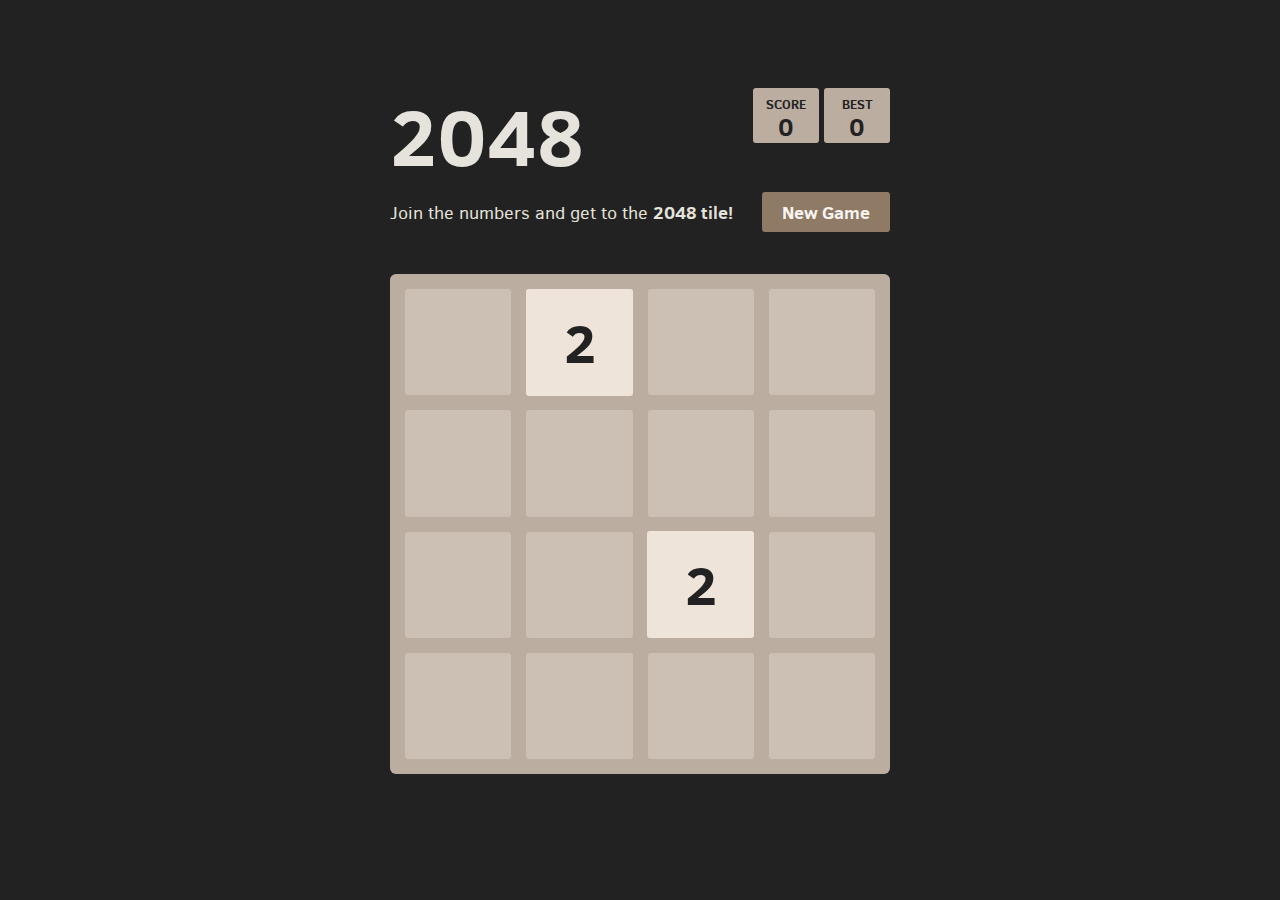
<file: 2048/index.html>
<!DOCTYPE html>
<html>
<head>
  <meta charset="utf-8">
  <title>2048</title>

  <link href="style/main.css" rel="stylesheet" type="text/css">

  <meta name="HandheldFriendly" content="True">
  <meta name="MobileOptimized" content="320">
  <meta name="viewport" content="width=device-width, target-densitydpi=160dpi, initial-scale=0.5, maximum-scale=0.5, user-scalable=no, minimal-ui">
</head>
<body>
  <div class="container">
    <div class="heading">
      <h1 class="title">2048</h1>
      <div class="scores-container">
        <div class="score-container">0</div>
        <div class="best-container">0</div>
      </div>
    </div>

    <div class="above-game">
      <p class="game-intro">Join the numbers and get to the <strong>2048 tile!</strong></p>
      <a class="restart-button">New Game</a>
    </div>

    <div class="game-container">
      <div class="game-message">
        <p></p>
        <div class="lower">
	        <a class="keep-playing-button">Keep going</a>
          <a class="retry-button">Try again</a>
        </div>
      </div>

      <div class="grid-container">
        <div class="grid-row">
          <div class="grid-cell"></div>
          <div class="grid-cell"></div>
          <div class="grid-cell"></div>
          <div class="grid-cell"></div>
        </div>
        <div class="grid-row">
          <div class="grid-cell"></div>
          <div class="grid-cell"></div>
          <div class="grid-cell"></div>
          <div class="grid-cell"></div>
        </div>
        <div class="grid-row">
          <div class="grid-cell"></div>
          <div class="grid-cell"></div>
          <div class="grid-cell"></div>
          <div class="grid-cell"></div>
        </div>
        <div class="grid-row">
          <div class="grid-cell"></div>
          <div class="grid-cell"></div>
          <div class="grid-cell"></div>
          <div class="grid-cell"></div>
        </div>
      </div>

      <div class="tile-container"></div>
    </div>
  </div>

  <script src="js/bind_polyfill.js"></script>
  <script src="js/classlist_polyfill.js"></script>
  <script src="js/animframe_polyfill.js"></script>
  <script src="js/keyboard_input_manager.js"></script>
  <script src="js/html_actuator.js"></script>
  <script src="js/grid.js"></script>
  <script src="js/tile.js"></script>
  <script src="js/local_storage_manager.js"></script>
  <script src="js/game_manager.js"></script>
  <script src="js/application.js"></script>
</body>
</html>
</file>
<file: 2048/style/main.css>
@import "fonts/clear-sans.css";
html, body {
  margin: 0;
  padding: 0;
  background: #222;
  color: #e5e3dc;
  font-family: "Clear Sans", "Helvetica Neue", Arial, sans-serif;
  font-size: 18px;
}

body {
  margin: 80px 0;
}

.heading:after {
  content: "";
  display: block;
  clear: both;
}

h1.title {
  font-size: 80px;
  font-weight: bold;
  margin: 0;
  display: block;
  float: left;
}

@-webkit-keyframes move-up {
  0% {
    top: 25px;
    opacity: 1;
  }
  100% {
    top: -50px;
    opacity: 0;
  }
}
@-moz-keyframes move-up {
  0% {
    top: 25px;
    opacity: 1;
  }
  100% {
    top: -50px;
    opacity: 0;
  }
}
@keyframes move-up {
  0% {
    top: 25px;
    opacity: 1;
  }
  100% {
    top: -50px;
    opacity: 0;
  }
}
.scores-container {
  float: right;
  text-align: right;
}

.score-container, .best-container {
  position: relative;
  display: inline-block;
  background: #bbada0;
  padding: 15px 25px;
  font-size: 25px;
  height: 25px;
  line-height: 47px;
  font-weight: bold;
  border-radius: 3px;
  color: white;
  margin-top: 8px;
  text-align: center;
}
.score-container:after, .best-container:after {
  position: absolute;
  width: 100%;
  top: 10px;
  left: 0;
  text-transform: uppercase;
  font-size: 13px;
  line-height: 13px;
  text-align: center;
  color: #eee4da;
}
.score-container .score-addition, .best-container .score-addition {
  position: absolute;
  right: 30px;
  color: red;
  font-size: 25px;
  line-height: 25px;
  font-weight: bold;
  color: rgba(119, 110, 101, 0.9);
  z-index: 100;
  -webkit-animation: move-up 600ms ease-in;
  -moz-animation: move-up 600ms ease-in;
  animation: move-up 600ms ease-in;
  -webkit-animation-fill-mode: both;
  -moz-animation-fill-mode: both;
  animation-fill-mode: both;
}

.score-container:after {
  content: "Score";
}

.best-container:after {
  content: "Best";
}

p {
  margin-top: 0;
  margin-bottom: 10px;
  line-height: 1.65;
}

a {
  color: #776E65;
  font-weight: bold;
  text-decoration: underline;
  cursor: pointer;
}

strong.important {
  text-transform: uppercase;
}

hr {
  border: none;
  border-bottom: 1px solid #d8d4d0;
  margin-top: 20px;
  margin-bottom: 30px;
}

.container {
  width: 500px;
  margin: 0 auto;
}

@-webkit-keyframes fade-in {
  0% {
    opacity: 0;
  }
  100% {
    opacity: 1;
  }
}
@-moz-keyframes fade-in {
  0% {
    opacity: 0;
  }
  100% {
    opacity: 1;
  }
}
@keyframes fade-in {
  0% {
    opacity: 0;
  }
  100% {
    opacity: 1;
  }
}
.game-container {
  margin-top: 40px;
  position: relative;
  padding: 15px;
  cursor: default;
  -webkit-touch-callout: none;
  -ms-touch-callout: none;
  -webkit-user-select: none;
  -moz-user-select: none;
  -ms-user-select: none;
  user-select: none;
  -ms-touch-action: none;
  touch-action: none;
  background: #bbada0;
  border-radius: 6px;
  width: 500px;
  height: 500px;
  -webkit-box-sizing: border-box;
  -moz-box-sizing: border-box;
  box-sizing: border-box;
}
.game-container .game-message {
  display: none;
  position: absolute;
  top: 0;
  right: 0;
  bottom: 0;
  left: 0;
  background: rgba(238, 228, 218, 0.5);
  z-index: 100;
  text-align: center;
  -webkit-animation: fade-in 800ms ease 1200ms;
  -moz-animation: fade-in 800ms ease 1200ms;
  animation: fade-in 800ms ease 1200ms;
  -webkit-animation-fill-mode: both;
  -moz-animation-fill-mode: both;
  animation-fill-mode: both;
}
.game-container .game-message p {
  font-size: 60px;
  font-weight: bold;
  height: 60px;
  line-height: 60px;
  margin-top: 222px;
}
.game-container .game-message .lower {
  display: block;
  margin-top: 59px;
}
.game-container .game-message a {
  display: inline-block;
  background: #8f7a66;
  border-radius: 3px;
  padding: 0 20px;
  text-decoration: none;
  color: #f9f6f2;
  height: 40px;
  line-height: 42px;
  margin-left: 9px;
}
.game-container .game-message a.keep-playing-button {
  display: none;
}
.game-container .game-message.game-won {
  background: rgba(237, 194, 46, 0.5);
  color: #f9f6f2;
}
.game-container .game-message.game-won a.keep-playing-button {
  display: inline-block;
}
.game-container .game-message.game-won, .game-container .game-message.game-over {
  display: block;
}

.grid-container {
  position: absolute;
  z-index: 1;
}

.grid-row {
  margin-bottom: 15px;
}
.grid-row:last-child {
  margin-bottom: 0;
}
.grid-row:after {
  content: "";
  display: block;
  clear: both;
}

.grid-cell {
  width: 106.25px;
  height: 106.25px;
  margin-right: 15px;
  float: left;
  border-radius: 3px;
  background: rgba(238, 228, 218, 0.35);
}
.grid-cell:last-child {
  margin-right: 0;
}

.tile-container {
  position: absolute;
  z-index: 2;
}

.tile, .tile .tile-inner {
  width: 107px;
  height: 107px;
  line-height: 107px;
}
.tile.tile-position-1-1 {
  -webkit-transform: translate(0px, 0px);
  -moz-transform: translate(0px, 0px);
  -ms-transform: translate(0px, 0px);
  transform: translate(0px, 0px);
}
.tile.tile-position-1-2 {
  -webkit-transform: translate(0px, 121px);
  -moz-transform: translate(0px, 121px);
  -ms-transform: translate(0px, 121px);
  transform: translate(0px, 121px);
}
.tile.tile-position-1-3 {
  -webkit-transform: translate(0px, 242px);
  -moz-transform: translate(0px, 242px);
  -ms-transform: translate(0px, 242px);
  transform: translate(0px, 242px);
}
.tile.tile-position-1-4 {
  -webkit-transform: translate(0px, 363px);
  -moz-transform: translate(0px, 363px);
  -ms-transform: translate(0px, 363px);
  transform: translate(0px, 363px);
}
.tile.tile-position-2-1 {
  -webkit-transform: translate(121px, 0px);
  -moz-transform: translate(121px, 0px);
  -ms-transform: translate(121px, 0px);
  transform: translate(121px, 0px);
}
.tile.tile-position-2-2 {
  -webkit-transform: translate(121px, 121px);
  -moz-transform: translate(121px, 121px);
  -ms-transform: translate(121px, 121px);
  transform: translate(121px, 121px);
}
.tile.tile-position-2-3 {
  -webkit-transform: translate(121px, 242px);
  -moz-transform: translate(121px, 242px);
  -ms-transform: translate(121px, 242px);
  transform: translate(121px, 242px);
}
.tile.tile-position-2-4 {
  -webkit-transform: translate(121px, 363px);
  -moz-transform: translate(121px, 363px);
  -ms-transform: translate(121px, 363px);
  transform: translate(121px, 363px);
}
.tile.tile-position-3-1 {
  -webkit-transform: translate(242px, 0px);
  -moz-transform: translate(242px, 0px);
  -ms-transform: translate(242px, 0px);
  transform: translate(242px, 0px);
}
.tile.tile-position-3-2 {
  -webkit-transform: translate(242px, 121px);
  -moz-transform: translate(242px, 121px);
  -ms-transform: translate(242px, 121px);
  transform: translate(242px, 121px);
}
.tile.tile-position-3-3 {
  -webkit-transform: translate(242px, 242px);
  -moz-transform: translate(242px, 242px);
  -ms-transform: translate(242px, 242px);
  transform: translate(242px, 242px);
}
.tile.tile-position-3-4 {
  -webkit-transform: translate(242px, 363px);
  -moz-transform: translate(242px, 363px);
  -ms-transform: translate(242px, 363px);
  transform: translate(242px, 363px);
}
.tile.tile-position-4-1 {
  -webkit-transform: translate(363px, 0px);
  -moz-transform: translate(363px, 0px);
  -ms-transform: translate(363px, 0px);
  transform: translate(363px, 0px);
}
.tile.tile-position-4-2 {
  -webkit-transform: translate(363px, 121px);
  -moz-transform: translate(363px, 121px);
  -ms-transform: translate(363px, 121px);
  transform: translate(363px, 121px);
}
.tile.tile-position-4-3 {
  -webkit-transform: translate(363px, 242px);
  -moz-transform: translate(363px, 242px);
  -ms-transform: translate(363px, 242px);
  transform: translate(363px, 242px);
}
.tile.tile-position-4-4 {
  -webkit-transform: translate(363px, 363px);
  -moz-transform: translate(363px, 363px);
  -ms-transform: translate(363px, 363px);
  transform: translate(363px, 363px);
}

.tile {
  position: absolute;
  -webkit-transition: 100ms ease-in-out;
  -moz-transition: 100ms ease-in-out;
  transition: 100ms ease-in-out;
  -webkit-transition-property: -webkit-transform;
  -moz-transition-property: -moz-transform;
  transition-property: transform;
}
.tile .tile-inner {
  border-radius: 3px;
  background: #eee4da;
  text-align: center;
  font-weight: bold;
  z-index: 10;
  font-size: 55px;
}
.tile.tile-2 .tile-inner {
  background: #eee4da;
  box-shadow: 0 0 30px 10px rgba(243, 215, 116, 0), inset 0 0 0 1px rgba(255, 255, 255, 0);
}
.tile.tile-4 .tile-inner {
  background: #eee1c9;
  box-shadow: 0 0 30px 10px rgba(243, 215, 116, 0), inset 0 0 0 1px rgba(255, 255, 255, 0);
}
.tile.tile-8 .tile-inner {
  color: #f9f6f2;
  background: #f3b27a;
}
.tile.tile-16 .tile-inner {
  color: #f9f6f2;
  background: #f69664;
}
.tile.tile-32 .tile-inner {
  color: #f9f6f2;
  background: #f77c5f;
}
.tile.tile-64 .tile-inner {
  color: #f9f6f2;
  background: #f75f3b;
}
.tile.tile-128 .tile-inner {
  color: #f9f6f2;
  background: #edd073;
  box-shadow: 0 0 30px 10px rgba(243, 215, 116, 0.2380952381), inset 0 0 0 1px rgba(255, 255, 255, 0.1428571429);
  font-size: 45px;
}
@media screen and (max-width: 520px) {
  .tile.tile-128 .tile-inner {
    font-size: 25px;
  }
}
.tile.tile-256 .tile-inner {
  color: #f9f6f2;
  background: #edcc62;
  box-shadow: 0 0 30px 10px rgba(243, 215, 116, 0.3174603175), inset 0 0 0 1px rgba(255, 255, 255, 0.1904761905);
  font-size: 45px;
}
@media screen and (max-width: 520px) {
  .tile.tile-256 .tile-inner {
    font-size: 25px;
  }
}
.tile.tile-512 .tile-inner {
  color: #f9f6f2;
  background: #edc950;
  box-shadow: 0 0 30px 10px rgba(243, 215, 116, 0.3968253968), inset 0 0 0 1px rgba(255, 255, 255, 0.2380952381);
  font-size: 45px;
}
@media screen and (max-width: 520px) {
  .tile.tile-512 .tile-inner {
    font-size: 25px;
  }
}
.tile.tile-1024 .tile-inner {
  color: #f9f6f2;
  background: #edc53f;
  box-shadow: 0 0 30px 10px rgba(243, 215, 116, 0.4761904762), inset 0 0 0 1px rgba(255, 255, 255, 0.2857142857);
  font-size: 35px;
}
@media screen and (max-width: 520px) {
  .tile.tile-1024 .tile-inner {
    font-size: 15px;
  }
}
.tile.tile-2048 .tile-inner {
  color: #f9f6f2;
  background: #edc22e;
  box-shadow: 0 0 30px 10px rgba(243, 215, 116, 0.5555555556), inset 0 0 0 1px rgba(255, 255, 255, 0.3333333333);
  font-size: 35px;
}
@media screen and (max-width: 520px) {
  .tile.tile-2048 .tile-inner {
    font-size: 15px;
  }
}
.tile.tile-super .tile-inner {
  color: #f9f6f2;
  background: #3c3a33;
  font-size: 30px;
}
@media screen and (max-width: 520px) {
  .tile.tile-super .tile-inner {
    font-size: 10px;
  }
}

@-webkit-keyframes appear {
  0% {
    opacity: 0;
    -webkit-transform: scale(0);
    -moz-transform: scale(0);
    -ms-transform: scale(0);
    transform: scale(0);
  }
  100% {
    opacity: 1;
    -webkit-transform: scale(1);
    -moz-transform: scale(1);
    -ms-transform: scale(1);
    transform: scale(1);
  }
}
@-moz-keyframes appear {
  0% {
    opacity: 0;
    -webkit-transform: scale(0);
    -moz-transform: scale(0);
    -ms-transform: scale(0);
    transform: scale(0);
  }
  100% {
    opacity: 1;
    -webkit-transform: scale(1);
    -moz-transform: scale(1);
    -ms-transform: scale(1);
    transform: scale(1);
  }
}
@keyframes appear {
  0% {
    opacity: 0;
    -webkit-transform: scale(0);
    -moz-transform: scale(0);
    -ms-transform: scale(0);
    transform: scale(0);
  }
  100% {
    opacity: 1;
    -webkit-transform: scale(1);
    -moz-transform: scale(1);
    -ms-transform: scale(1);
    transform: scale(1);
  }
}
.tile-new .tile-inner {
  -webkit-animation: appear 200ms ease 100ms;
  -moz-animation: appear 200ms ease 100ms;
  animation: appear 200ms ease 100ms;
  -webkit-animation-fill-mode: backwards;
  -moz-animation-fill-mode: backwards;
  animation-fill-mode: backwards;
}

@-webkit-keyframes pop {
  0% {
    -webkit-transform: scale(0);
    -moz-transform: scale(0);
    -ms-transform: scale(0);
    transform: scale(0);
  }
  50% {
    -webkit-transform: scale(1.2);
    -moz-transform: scale(1.2);
    -ms-transform: scale(1.2);
    transform: scale(1.2);
  }
  100% {
    -webkit-transform: scale(1);
    -moz-transform: scale(1);
    -ms-transform: scale(1);
    transform: scale(1);
  }
}
@-moz-keyframes pop {
  0% {
    -webkit-transform: scale(0);
    -moz-transform: scale(0);
    -ms-transform: scale(0);
    transform: scale(0);
  }
  50% {
    -webkit-transform: scale(1.2);
    -moz-transform: scale(1.2);
    -ms-transform: scale(1.2);
    transform: scale(1.2);
  }
  100% {
    -webkit-transform: scale(1);
    -moz-transform: scale(1);
    -ms-transform: scale(1);
    transform: scale(1);
  }
}
@keyframes pop {
  0% {
    -webkit-transform: scale(0);
    -moz-transform: scale(0);
    -ms-transform: scale(0);
    transform: scale(0);
  }
  50% {
    -webkit-transform: scale(1.2);
    -moz-transform: scale(1.2);
    -ms-transform: scale(1.2);
    transform: scale(1.2);
  }
  100% {
    -webkit-transform: scale(1);
    -moz-transform: scale(1);
    -ms-transform: scale(1);
    transform: scale(1);
  }
}
.tile-merged .tile-inner {
  z-index: 20;
  -webkit-animation: pop 200ms ease 100ms;
  -moz-animation: pop 200ms ease 100ms;
  animation: pop 200ms ease 100ms;
  -webkit-animation-fill-mode: backwards;
  -moz-animation-fill-mode: backwards;
  animation-fill-mode: backwards;
}

.above-game:after {
  content: "";
  display: block;
  clear: both;
}

.game-intro {
  float: left;
  line-height: 42px;
  margin-bottom: 0;
}

.restart-button {
  display: inline-block;
  background: #8f7a66;
  border-radius: 3px;
  padding: 0 20px;
  text-decoration: none;
  color: #f9f6f2;
  height: 40px;
  line-height: 42px;
  display: block;
  text-align: center;
  float: right;
}

.game-explanation {
  margin-top: 50px;
}

@media screen and (max-width: 520px) {
  html, body {
    font-size: 15px;
  }
  body {
    margin: 20px 0;
    padding: 0 20px;
  }
  h1.title {
    font-size: 27px;
    margin-top: 15px;
  }
  .container {
    width: 280px;
    margin: 0 auto;
  }
  .score-container, .best-container {
    margin-top: 0;
    padding: 15px 10px;
    min-width: 40px;
  }
  .heading {
    margin-bottom: 10px;
  }
  .game-intro {
    width: 55%;
    display: block;
    box-sizing: border-box;
    line-height: 1.65;
  }
  .restart-button {
    width: 42%;
    padding: 0;
    display: block;
    box-sizing: border-box;
    margin-top: 2px;
  }
  .game-container {
    margin-top: 40px;
    position: relative;
    padding: 15px;
    cursor: default;
    -webkit-touch-callout: none;
    -ms-touch-callout: none;
    -webkit-user-select: none;
    -moz-user-select: none;
    -ms-user-select: none;
    user-select: none;
    -ms-touch-action: none;
    touch-action: none;
    background: #bbada0;
    border-radius: 6px;
    width: 500px;
    height: 500px;
    -webkit-box-sizing: border-box;
    -moz-box-sizing: border-box;
    box-sizing: border-box;
  }
  .game-container .game-message {
    display: none;
    position: absolute;
    top: 0;
    right: 0;
    bottom: 0;
    left: 0;
    background: rgba(238, 228, 218, 0.5);
    z-index: 100;
    text-align: center;
    -webkit-animation: fade-in 800ms ease 1200ms;
    -moz-animation: fade-in 800ms ease 1200ms;
    animation: fade-in 800ms ease 1200ms;
    -webkit-animation-fill-mode: both;
    -moz-animation-fill-mode: both;
    animation-fill-mode: both;
  }
  .game-container .game-message p {
    font-size: 60px;
    font-weight: bold;
    height: 60px;
    line-height: 60px;
    margin-top: 222px;
  }
  .game-container .game-message .lower {
    display: block;
    margin-top: 59px;
  }
  .game-container .game-message a {
    display: inline-block;
    background: #8f7a66;
    border-radius: 3px;
    padding: 0 20px;
    text-decoration: none;
    color: #f9f6f2;
    height: 40px;
    line-height: 42px;
    margin-left: 9px;
  }
  .game-container .game-message a.keep-playing-button {
    display: none;
  }
  .game-container .game-message.game-won {
    background: rgba(237, 194, 46, 0.5);
    color: #f9f6f2;
  }
  .game-container .game-message.game-won a.keep-playing-button {
    display: inline-block;
  }
  .game-container .game-message.game-won, .game-container .game-message.game-over {
    display: block;
  }
  .grid-container {
    position: absolute;
    z-index: 1;
  }
  .grid-row {
    margin-bottom: 15px;
  }
  .grid-row:last-child {
    margin-bottom: 0;
  }
  .grid-row:after {
    content: "";
    display: block;
    clear: both;
  }
  .grid-cell {
    width: 106.25px;
    height: 106.25px;
    margin-right: 15px;
    float: left;
    border-radius: 3px;
    background: rgba(238, 228, 218, 0.35);
  }
  .grid-cell:last-child {
    margin-right: 0;
  }
  .tile-container {
    position: absolute;
    z-index: 2;
  }
  .tile, .tile .tile-inner {
    width: 107px;
    height: 107px;
    line-height: 107px;
  }
  .tile.tile-position-1-1 {
    -webkit-transform: translate(0px, 0px);
    -moz-transform: translate(0px, 0px);
    -ms-transform: translate(0px, 0px);
    transform: translate(0px, 0px);
  }
  .tile.tile-position-1-2 {
    -webkit-transform: translate(0px, 121px);
    -moz-transform: translate(0px, 121px);
    -ms-transform: translate(0px, 121px);
    transform: translate(0px, 121px);
  }
  .tile.tile-position-1-3 {
    -webkit-transform: translate(0px, 242px);
    -moz-transform: translate(0px, 242px);
    -ms-transform: translate(0px, 242px);
    transform: translate(0px, 242px);
  }
  .tile.tile-position-1-4 {
    -webkit-transform: translate(0px, 363px);
    -moz-transform: translate(0px, 363px);
    -ms-transform: translate(0px, 363px);
    transform: translate(0px, 363px);
  }
  .tile.tile-position-2-1 {
    -webkit-transform: translate(121px, 0px);
    -moz-transform: translate(121px, 0px);
    -ms-transform: translate(121px, 0px);
    transform: translate(121px, 0px);
  }
  .tile.tile-position-2-2 {
    -webkit-transform: translate(121px, 121px);
    -moz-transform: translate(121px, 121px);
    -ms-transform: translate(121px, 121px);
    transform: translate(121px, 121px);
  }
  .tile.tile-position-2-3 {
    -webkit-transform: translate(121px, 242px);
    -moz-transform: translate(121px, 242px);
    -ms-transform: translate(121px, 242px);
    transform: translate(121px, 242px);
  }
  .tile.tile-position-2-4 {
    -webkit-transform: translate(121px, 363px);
    -moz-transform: translate(121px, 363px);
    -ms-transform: translate(121px, 363px);
    transform: translate(121px, 363px);
  }
  .tile.tile-position-3-1 {
    -webkit-transform: translate(242px, 0px);
    -moz-transform: translate(242px, 0px);
    -ms-transform: translate(242px, 0px);
    transform: translate(242px, 0px);
  }
  .tile.tile-position-3-2 {
    -webkit-transform: translate(242px, 121px);
    -moz-transform: translate(242px, 121px);
    -ms-transform: translate(242px, 121px);
    transform: translate(242px, 121px);
  }
  .tile.tile-position-3-3 {
    -webkit-transform: translate(242px, 242px);
    -moz-transform: translate(242px, 242px);
    -ms-transform: translate(242px, 242px);
    transform: translate(242px, 242px);
  }
  .tile.tile-position-3-4 {
    -webkit-transform: translate(242px, 363px);
    -moz-transform: translate(242px, 363px);
    -ms-transform: translate(242px, 363px);
    transform: translate(242px, 363px);
  }
  .tile.tile-position-4-1 {
    -webkit-transform: translate(363px, 0px);
    -moz-transform: translate(363px, 0px);
    -ms-transform: translate(363px, 0px);
    transform: translate(363px, 0px);
  }
  .tile.tile-position-4-2 {
    -webkit-transform: translate(363px, 121px);
    -moz-transform: translate(363px, 121px);
    -ms-transform: translate(363px, 121px);
    transform: translate(363px, 121px);
  }
  .tile.tile-position-4-3 {
    -webkit-transform: translate(363px, 242px);
    -moz-transform: translate(363px, 242px);
    -ms-transform: translate(363px, 242px);
    transform: translate(363px, 242px);
  }
  .tile.tile-position-4-4 {
    -webkit-transform: translate(363px, 363px);
    -moz-transform: translate(363px, 363px);
    -ms-transform: translate(363px, 363px);
    transform: translate(363px, 363px);
  }
  .tile .tile-inner {
    font-size: 35px;
  }
  .game-message p {
    font-size: 30px !important;
    height: 30px !important;
    line-height: 30px !important;
    margin-top: 90px !important;
  }
  .game-message .lower {
    margin-top: 30px !important;
  }
}
div.score-container, div.score-container::after {
  color: #222;
}

div.best-container, div.best-container::after {
  color: #222;
}

div.tile-inner {
  color: #222;
}

.game-over p, .game-won p {
  color: #222;
}

/*# sourceMappingURL=main.css.map */
</file>
